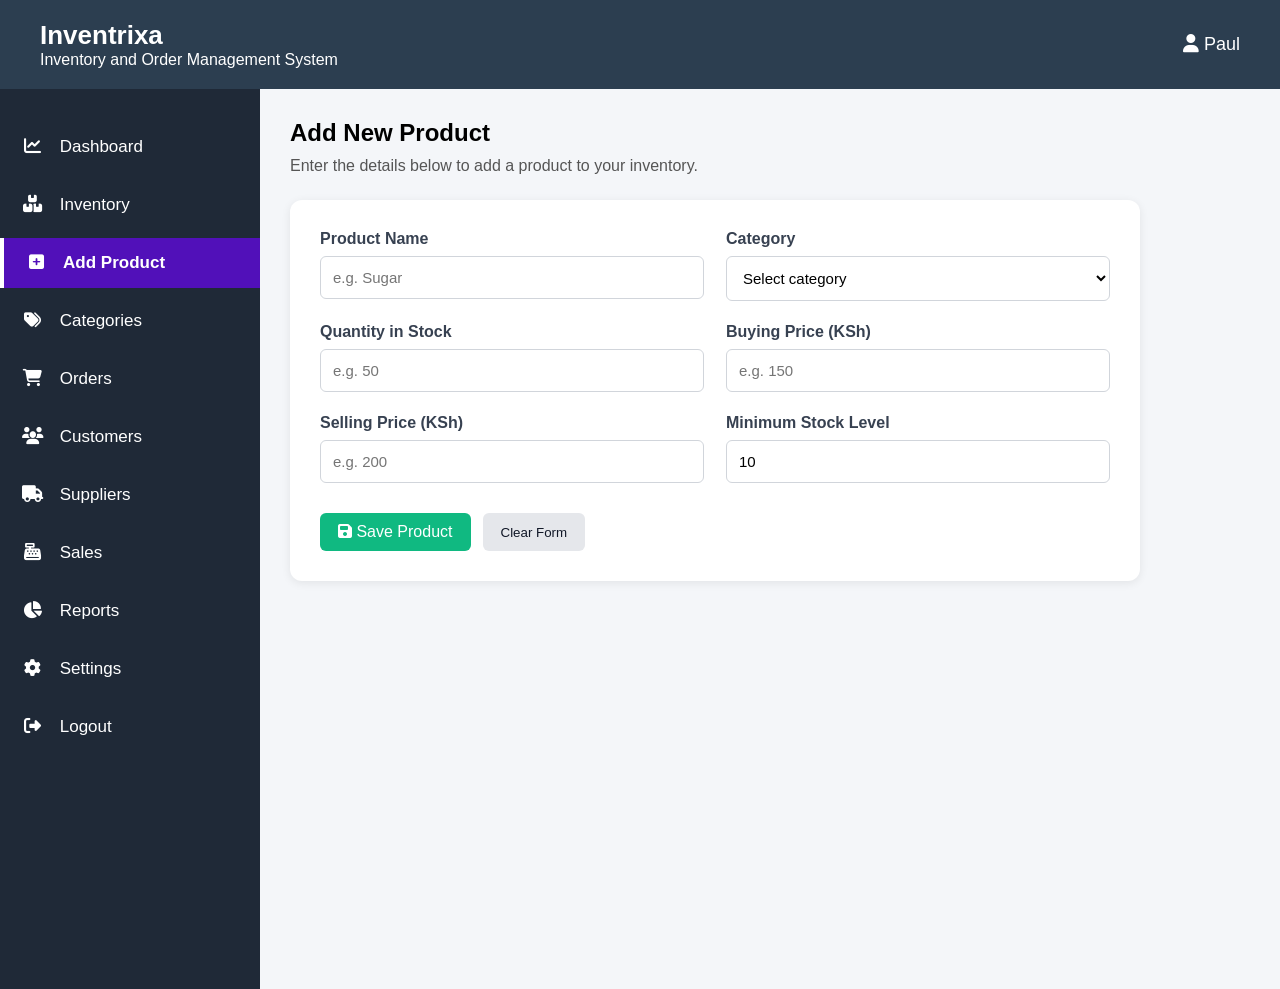
<file: add-product.html>
<!DOCTYPE html>
<html lang="en">
<head>
    <meta charset="UTF-8">
    <meta name="viewport" content="width=device-width, initial-scale=1.0">
    <title>Add Product - Inventrixa</title>

    <link rel="stylesheet"
          href="https://cdnjs.cloudflare.com/ajax/libs/font-awesome/6.7.2/css/all.min.css">
    <link rel="stylesheet" href="css/style.css">
</head>
<body>

<header class="header">
    <div class="logo">
        <h1>Inventrixa</h1>
        <p>Inventory and Order Management System</p>
    </div>

    <div class="user">
        <span><i class="fa-solid fa-user"></i> Paul</span>
    </div>
</header>

<div class="container">

    <aside class="sidebar">
        <ul>
            <li><a href="index.html"><i class="fa-solid fa-chart-line"></i> Dashboard</a></li>
            <li><a href="products.html"><i class="fa-solid fa-boxes-stacked"></i> Inventory</a></li>
            <li><a href="add-product.html" class="active"><i class="fa-solid fa-square-plus"></i> Add Product</a></li>
            <li><a href="categories.html"><i class="fa-solid fa-tags"></i> Categories</a></li>
            <li><a href="orders.html"><i class="fa-solid fa-cart-shopping"></i> Orders</a></li>
            <li><a href="customers.html"><i class="fa-solid fa-users"></i> Customers</a></li>
            <li><a href="suppliers.html"><i class="fa-solid fa-truck"></i> Suppliers</a></li>
            <li><a href="sales.html"><i class="fa-solid fa-cash-register"></i> Sales</a></li>
            <li><a href="reports.html"><i class="fa-solid fa-chart-pie"></i> Reports</a></li>
            <li><a href="settings.html"><i class="fa-solid fa-gear"></i> Settings</a></li>
            <li><a href="login.html"><i class="fa-solid fa-right-from-bracket"></i> Logout</a></li>
        </ul>
    </aside>

    <main>
        <h2>Add New Product</h2>
        <p>Enter the details below to add a product to your inventory.</p>

        <form id="productForm" class="product-form">

            <div class="form-group">
                <label for="productName">Product Name</label>
                <input type="text" id="productName"
                       placeholder="e.g. Sugar" required>
            </div>

            <div class="form-group">
                <label for="productCategory">Category</label>
                <select id="productCategory" required>
                    <option value="">Select category</option>
                    <option value="Food">Food</option>
                    <option value="Dairy">Dairy</option>
                    <option value="Beverages">Beverages</option>
                    <option value="Cleaning">Cleaning</option>
                    <option value="Personal Care">Personal Care</option>
                    <option value="Other">Other</option>
                </select>
            </div>

            <div class="form-group">
                <label for="productQuantity">Quantity in Stock</label>
                <input type="number" id="productQuantity"
                       min="0" step="1" placeholder="e.g. 50" required>
            </div>

            <div class="form-group">
                <label for="buyingPrice">Buying Price (KSh)</label>
                <input type="number" id="buyingPrice"
                       min="0" step="0.01" placeholder="e.g. 150" required>
            </div>

            <div class="form-group">
                <label for="sellingPrice">Selling Price (KSh)</label>
                <input type="number" id="sellingPrice"
                       min="0" step="0.01" placeholder="e.g. 200" required>
            </div>

            <div class="form-group">
                <label for="minimumStock">Minimum Stock Level</label>
                <input type="number" id="minimumStock"
                       min="0" step="1" value="10" required>
            </div>

            <div class="form-actions">
                <button type="submit" class="add-btn">
                    <i class="fa-solid fa-floppy-disk"></i> Save Product
                </button>

                <button type="reset" class="cancel-btn">
                    Clear Form
                </button>
            </div>

        </form>

        <p id="formMessage" role="status" aria-live="polite"></p>
    </main>

</div>

<script src="js/script.js"></script>
</body>
</html>
</file>
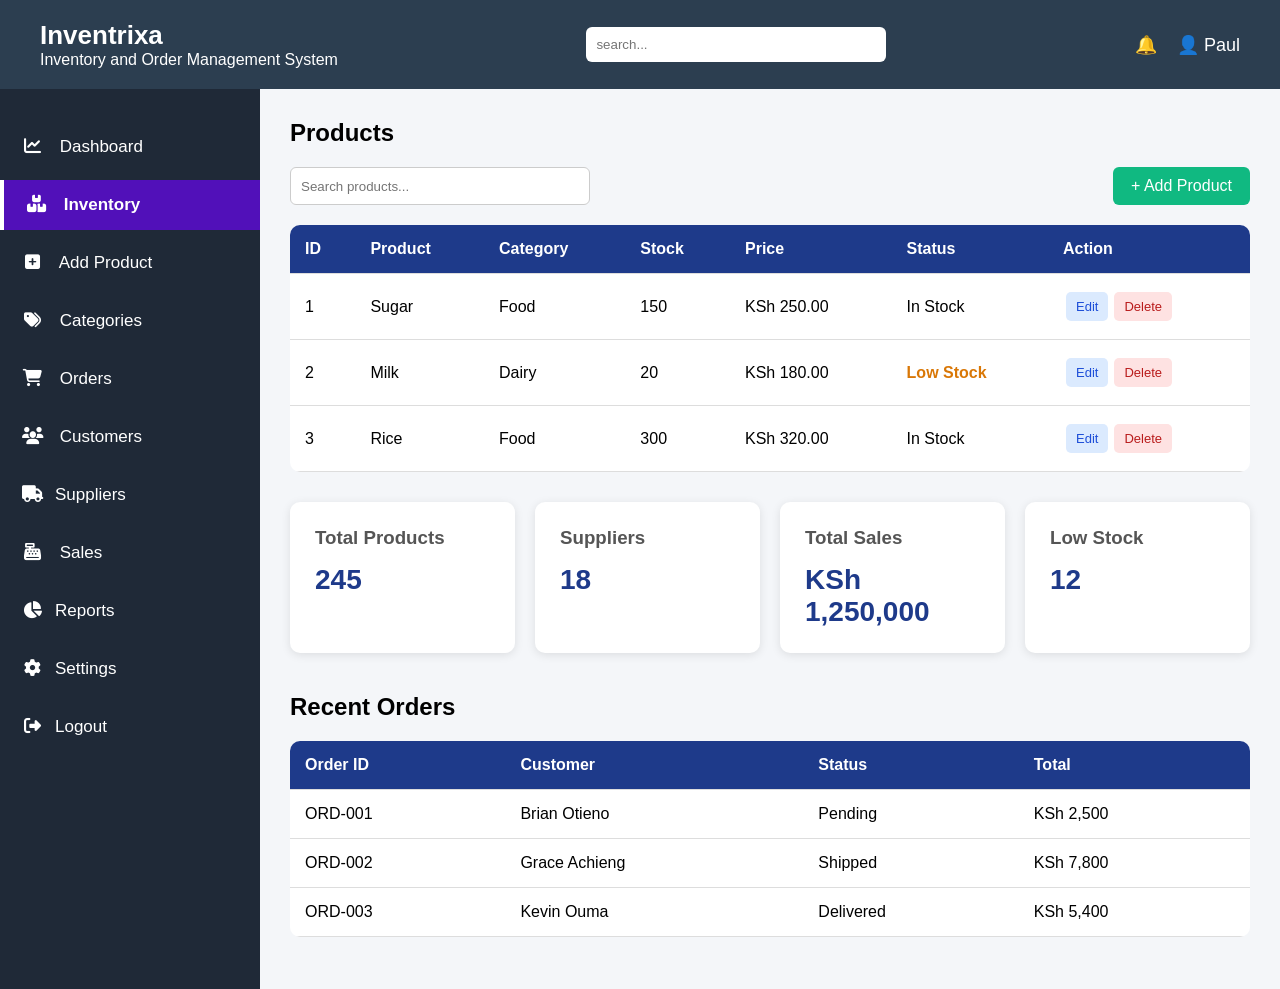
<file: products.html>
<!DOCTYPE html>
<html lang="en">
<head>
    <meta charset="UTF-8">
    <meta name="viewport" content="width=device-width, initial-scale=1.0">
    <title>Products - Inventrixa</title>

    <link rel="stylesheet" href="https://cdnjs.cloudflare.com/ajax/libs/font-awesome/6.7.2/css/all.min.css">

    <link rel="stylesheet" href="css/style.css">
</head>
<body>

    <header class="header">
        <div class="logo">

        <h1>Inventrixa</h1>
        <p>Inventory and Order Management System</p>
        </div>

        <div class="search">
            <input type="text" placeholder="search...">
        </div>

        <div class="user">
            <span>🔔</span>
        <span>👤 Paul</span>
        </div>
    </header>

    <div class="container">

       <aside class="sidebar">

    <ul>

        <li><a href="index.html" ><i class="fa-solid fa-chart-line"></i> Dashboard</a></li>

        <li><a href="products.html" class="active"><i class="fa-solid fa-boxes-stacked"></i> Inventory</a></li>

        <li><a href="add-product.html"><i class="fa-solid fa-square-plus"></i> Add Product</a></li>

        <li><a href="categories.html"><i class="fa-solid fa-tags"></i> Categories</a></li>

        <li><a href="#"><i class="fa-solid fa-cart-shopping"></i> Orders</a></li>

        <li><a href="#"><i class="fa-solid fa-users"></i> Customers</a></li>

        <li><a href="suppliers.html"><i class="fa-solid fa-truck"></i>Suppliers</a></li>

        <li><a href="sales.html"><i class="fa-solid fa-cash-register"></i> Sales</a></li>

        <li><a href="reports.html"><i class="fa-solid fa-chart-pie"></i>Reports</a></li>

        <li><a href="settings.html"> <i class="fa-solid fa-gear"></i>Settings</a></li>

        <li><a href="login.html"> <i class="fa-solid fa-right-from-bracket"></i>Logout</a></li>

    </ul>

</aside>

       
<main>

    <h2>Products</h2>
    <div class="toolbar">

    <input
        type="text"
        placeholder="Search products..."
    >

    <button class="add-btn">
        + Add Product
    </button>

</div>

<table class="products-table">

    <thead>

        <tr>

            <th>ID</th>

            <th>Product</th>

            <th>Category</th>

            <th>Stock</th>

            <th>Price</th>

            <th>Status</th>

            <th>Action</th>

        </tr>

    </thead>

    <tbody>

        <tr>

            <td>1</td>

            <td>Sugar</td>

            <td>Food</td>

            <td>150</td>

            <td>KSh 250</td>

            <td>In Stock</td>

            <td>Edit</td>

        </tr>

        <tr>

            <td>2</td>

            <td>Milk</td>

            <td>Dairy</td>

            <td>20</td>

            <td>KSh 180</td>

            <td>Low Stock</td>

            <td>Edit</td>

        </tr>

        <tr>

            <td>3</td>

            <td>Rice</td>

            <td>Food</td>

            <td>300</td>

            <td>KSh 320</td>

            <td>In Stock</td>

            <td>Edit</td>

        </tr>

    </tbody>

</table>

    <!-- Dashboard Cards -->
    <div class="dashboard-cards">

        <div class="card">
            <h3>Total Products</h3>
            <p>245</p>
        </div>

        <div class="card">
            <h3>Suppliers</h3>
            <p>18</p>
        </div>

        <div class="card">
            <h3>Total Sales</h3>
            <p>KSh 1,250,000</p>
        </div>

        <div class="card">
            <h3>Low Stock</h3>
            <p>12</p>
        </div>

    </div>

    <!-- 👇 ADD THE RECENT ORDERS SECTION HERE -->

    <section class="recent-orders">

        <h2>Recent Orders</h2>

        <table>

            <thead>
                <tr>
                    <th>Order ID</th>
                    <th>Customer</th>
                    <th>Status</th>
                    <th>Total</th>
                </tr>
            </thead>

            <tbody>

                <tr>
                    <td>ORD-001</td>
                    <td>Brian Otieno</td>
                    <td>Pending</td>
                    <td>KSh 2,500</td>
                </tr>

                <tr>
                    <td>ORD-002</td>
                    <td>Grace Achieng</td>
                    <td>Shipped</td>
                    <td>KSh 7,800</td>
                </tr>

                <tr>
                    <td>ORD-003</td>
                    <td>Kevin Ouma</td>
                    <td>Delivered</td>
                    <td>KSh 5,400</td>
                </tr>

            </tbody>

        </table>

    </section>

</main>
    

        

    </div>
<script src="js/script.js"></script>
</body>
</html>
</file>
<file: css/style.css>
/* Reset default browser spacing */
* {
    margin: 0;
    padding: 0;
    box-sizing: border-box;
}

/* Page styling */
body {
    font-family: Arial, Helvetica, sans-serif;
    background-color: #f4f6f9;
}

/* Header */
/* Header */
/*align-items: centre;*/

.header{
    display:flex;
    justify-content:space-between;
    align-items:center;

    background:#2c3e50;
    color:white;

    padding:20px 40px;
}

.logo h1{
    font-size:26px;
}

.search input{

    width:300px;

    padding:10px;

    border:none;

    border-radius:6px;
}

.user{

    display:flex;

    gap:20px;

    font-size:18px;

    cursor:pointer;
}

/* Layout */
.container {
    display: flex;
}

/* Sidebar */

.sidebar {
    width: 260px;
    min-height: 100vh;
    background: #1F2937;
    padding-top: 25px;
}

.sidebar ul {
    list-style: none;
}

.sidebar li {
    margin: 8px 0;
}

.sidebar a {
    display: block;
    color: white;
    text-decoration: none;
    padding: 15px 20px;
    transition: 2s;
    font-size: 17px;
}

.sidebar a:hover {
    background: red;
    padding-left: 30px;
}

/* Active Sidebar Link */
.sidebar a.active {
    background: #5110b9;
    color: rgb(255, 255, 255);
    font-weight: bold;
    border-left: 4px solid rgb(255, 255, 255);
}

.sidebar i {
    width: 25px;
    margin-right: 10px;
    text-align: center;
}

/* Main content */
main {
    flex: 1;
    padding: 30px;
}

main h2 {
    margin-bottom: 10px;
}

main p {
    color: #555;
}

/* Dashboard Cards */

.dashboard-cards {
    display: flex;
    gap: 20px;
    margin-top: 30px;
    flex-wrap: wrap;
}

.card {
    flex: 1;
    min-width: 220px;
    background: white;
    padding: 25px;
    border-radius: 10px;
    box-shadow: 0 2px 10px rgba(0,0,0,0.1);
    transition: transform 0.3s ease;
}

.card:hover {
    transform: translateY(-5px);
}

.card h3 {
    color: #555;
    margin-bottom: 15px;
}

.card p {
    font-size: 28px;
    font-weight: bold;
    color: #1E3A8A;
}

/* Recent Orders */

.recent-orders {
    margin-top: 40px;
}

.recent-orders h2 {
    margin-bottom: 20px;
}

table {
    width: 100%;
    border-collapse: collapse;
    background: white;
    border-radius: 10px;
    overflow: hidden;
}

th,
td {
    padding: 15px;
    text-align: left;
    border-bottom: 1px solid #ddd;
}

th {
    background: #1E3A8A;
    color: white;
}

tr:hover {
    background: #f5f5f5;
}

/* Products */

.toolbar {
    display: flex;
    justify-content: space-between;
    margin: 20px 0;
}

.toolbar input {
    width: 300px;
    padding: 10px;
    border: 1px solid #ccc;
    border-radius: 6px;
}

.add-btn {
    background: #10B981;
    color: white;
    border: none;
    padding: 10px 18px;
    border-radius: 6px;
    cursor: pointer;
    font-size: 16px;
}

.add-btn:hover {
    background: #059669;
}

.products-table {
    width: 100%;
}

.chart-container {
    background: white;
    padding: 25px;
    margin-top: 25px;
    border-radius: 10px;
    box-shadow: 0 2px 10px rgba(0,0,0,0.1);
}        

.chart-container h2 {
    margin-bottom: 20px;
}        

/* Charts layout */

.charts {
    display: grid;
    grid-template-columns: 1fr 1fr;
    gap: 20px;
    margin-top: 25px;
}

.sales-chart {
    grid-column: 1 / -1;
}

/* Low Stock Alerts */

.low-stock {
    margin-top: 40px;
}

.low-stock h2 {
    margin-bottom: 20px;
}

.low {
    color: #d97706;
    font-weight: bold;
}

.critical {
    color: #dc2626;
    font-weight: bold;
}

/* Notifications */

.notification-wrapper {
    position: relative;
}

#notificationButton {
    cursor: pointer;
}

.notification-panel {
    display: none;
    position: absolute;
    top: 65px;
    right: 0;
    width: 320px;
    background: white;
    color: #333;
    border-radius: 10px;
    box-shadow: 0 4px 15px rgba(0, 0, 0, 0.2);
    padding: 20px;
    z-index: 1000;
}

.notification-panel.show {
    display: block;
}

.notification-panel h3 {
    margin-bottom: 15px;
}

.notification {
    display: flex;
    align-items: center;
    gap: 12px;
    padding: 12px 0;
    border-bottom: 1px solid #eee;
}

.notification:last-child {
    border-bottom: none;
}

.notification i {
    font-size: 18px;
}

.notification p {
    margin: 0;
    color: #555;
}


/* Add Product Form */

.product-form {
    max-width: 850px;
    margin-top: 25px;
    padding: 30px;
    background: white;
    border-radius: 12px;
    box-shadow: 0 2px 10px rgba(0, 0, 0, 0.08);
    display: grid;
    grid-template-columns: repeat(2, minmax(0, 1fr));
    gap: 22px;
}

.form-group {
    display: flex;
    flex-direction: column;
    gap: 8px;
}

.form-group label {
    font-weight: bold;
    color: #374151;
}

.form-group input,
.form-group select {
    width: 100%;
    padding: 12px;
    border: 1px solid #d1d5db;
    border-radius: 6px;
    font-size: 15px;
    background: white;
}

.form-group input:focus,
.form-group select:focus {
    outline: 2px solid #5110b9;
    border-color: #5110b9;
}

.form-actions {
    grid-column: 1 / -1;
    display: flex;
    flex-wrap: wrap;
    gap: 12px;
    margin-top: 8px;
}

.cancel-btn {
    padding: 10px 18px;
    background: #e5e7eb;
    color: #111827;
    border: none;
    border-radius: 6px;
    cursor: pointer;
}

.cancel-btn:hover {
    background: #d1d5db;
}

#formMessage {
    margin-top: 15px;
    font-weight: bold;
}

@media (max-width: 700px) {
    .header {
        padding: 16px;
        flex-wrap: wrap;
        gap: 15px;
    }

    .sidebar {
        width: 190px;
    }

    main {
        min-width: 0;
        padding: 16px;
    }

    .product-form {
        grid-template-columns: 1fr;
        padding: 20px;
    }

    .form-actions {
        grid-column: 1;
    }
}


/* Inventory table action buttons */

.table-action {
    border: none;
    border-radius: 5px;
    padding: 7px 10px;
    margin: 3px;
    cursor: pointer;
    font-size: 13px;
}

.edit-action {
    background: #dbeafe;
    color: #1d4ed8;
}

.delete-action {
    background: #fee2e2;
    color: #b91c1c;
}

.table-action:hover {
    opacity: 0.8;
}
</file>
